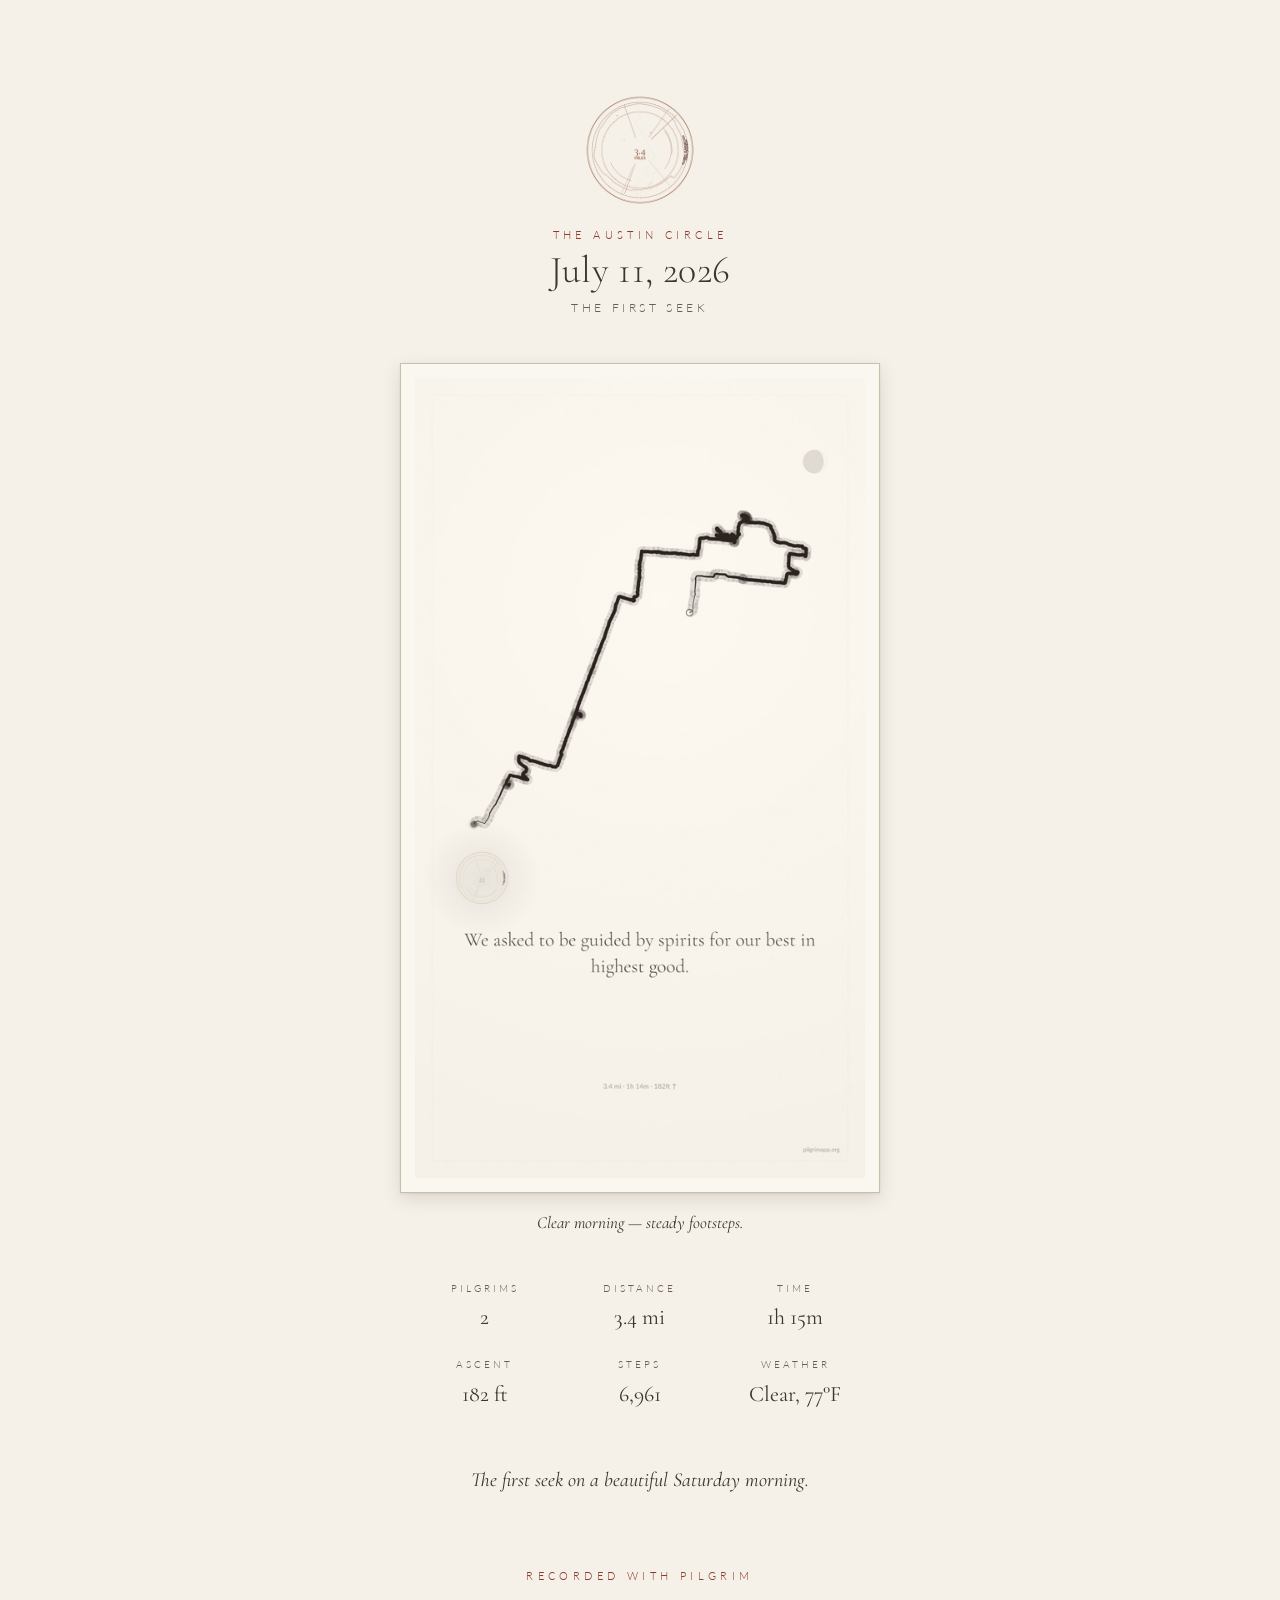
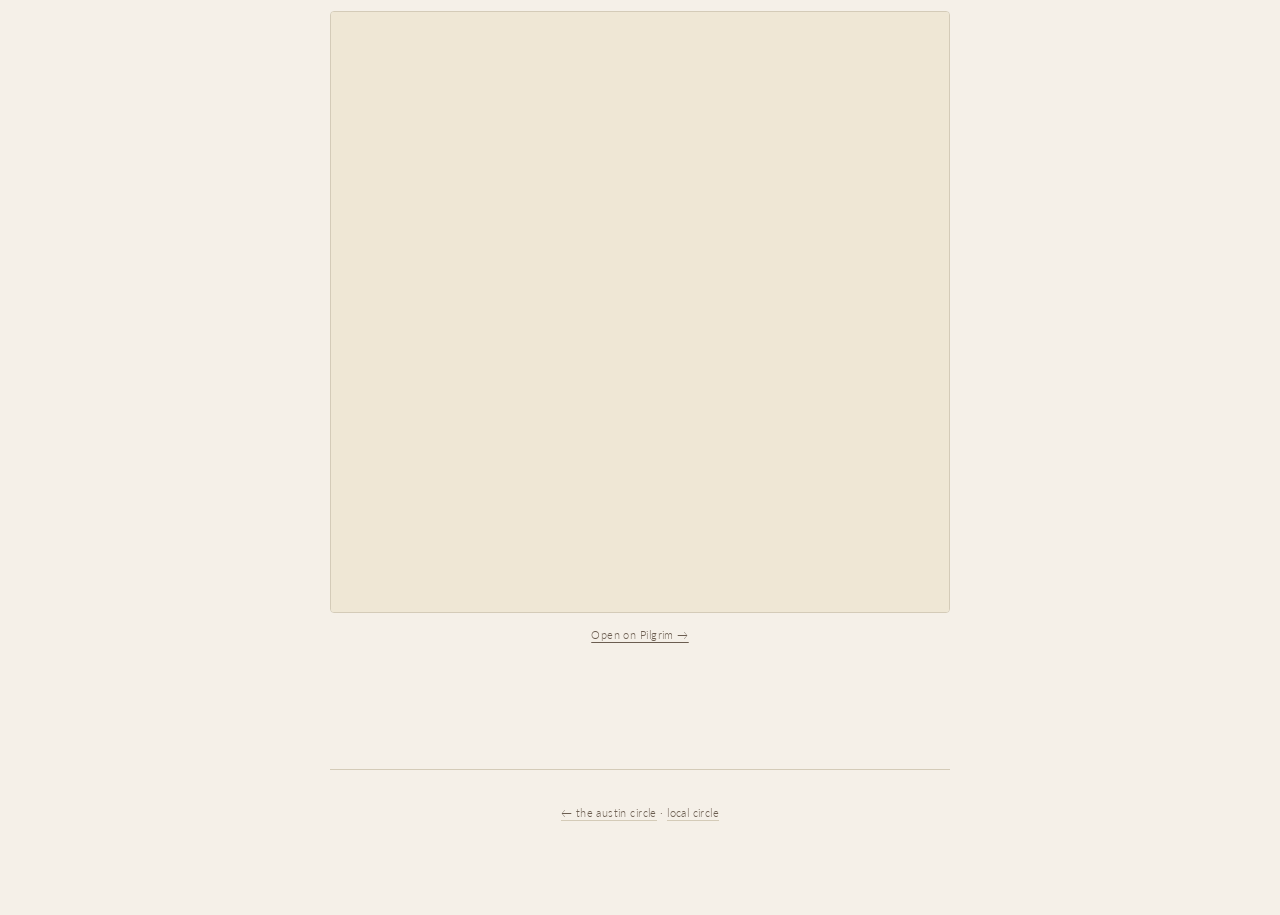
<file: austin/2026-07-11/index.html>
<!DOCTYPE html>
<html lang="en">
<head>
  <meta charset="UTF-8">
  <meta name="viewport" content="width=device-width, initial-scale=1.0">
  <title>July 11, 2026 — The Austin Circle</title>
  <meta name="description" content="The first seek. July 11, 2026. 3.4 miles around Lady Bird Lake. Two pilgrims. Clear morning, steady footsteps.">

  <link rel="canonical" href="https://circle.pilgrimapp.org/austin/2026-07-11/">

  <meta property="og:title" content="July 11, 2026 — The Austin Circle">
  <meta property="og:description" content="The first seek. 3.4 miles around Lady Bird Lake. Two pilgrims. Clear morning, steady footsteps.">
  <meta property="og:type" content="article">
  <meta property="og:url" content="https://circle.pilgrimapp.org/austin/2026-07-11/">
  <meta property="og:site_name" content="Local Circle">
  <meta property="og:locale" content="en_US">
  <meta property="og:image" content="https://circle.pilgrimapp.org/austin/2026-07-11/og.png">
  <meta property="og:image:width" content="1200">
  <meta property="og:image:height" content="630">
  <meta property="og:image:alt" content="The Austin Circle — July 11, 2026 — 3.4 miles around Lady Bird Lake">

  <meta name="twitter:card" content="summary_large_image">
  <meta name="twitter:title" content="July 11, 2026 — The Austin Circle">
  <meta name="twitter:description" content="The first seek. Two pilgrims. Clear morning, steady footsteps.">
  <meta name="twitter:image" content="https://circle.pilgrimapp.org/austin/2026-07-11/og.png">

  <link rel="icon" href="/assets/favicon.svg" type="image/svg+xml">
  <link rel="icon" href="/assets/favicon-32.png" sizes="32x32" type="image/png">
  <link rel="icon" href="/assets/favicon-16.png" sizes="16x16" type="image/png">
  <link rel="apple-touch-icon" href="/assets/apple-touch-icon.png">

  <link rel="preconnect" href="https://fonts.googleapis.com">
  <link rel="preconnect" href="https://fonts.gstatic.com" crossorigin>
  <link href="https://fonts.googleapis.com/css2?family=Cormorant+Garamond:ital,wght@0,300;0,400;1,400&family=Lato:wght@300;400;600&display=swap" rel="stylesheet">

  <link rel="stylesheet" href="/css/site.css">

  <script type="application/ld+json">
  {
    "@context": "https://schema.org",
    "@type": "Event",
    "name": "The Austin Circle — July 11, 2026",
    "description": "The first seek. 3.4 miles around Lady Bird Lake. Two pilgrims.",
    "url": "https://circle.pilgrimapp.org/austin/2026-07-11/",
    "image": "https://circle.pilgrimapp.org/austin/2026-07-11/og.png",
    "isAccessibleForFree": true,
    "eventStatus": "https://schema.org/EventScheduled",
    "eventAttendanceMode": "https://schema.org/OfflineEventAttendanceMode",
    "startDate": "2026-07-11T08:00:00-05:00",
    "endDate": "2026-07-11T09:15:00-05:00",
    "location": {
      "@type": "Place",
      "name": "Lady Bird Lake, Austin, TX",
      "address": {
        "@type": "PostalAddress",
        "addressLocality": "Austin",
        "addressRegion": "TX",
        "addressCountry": "US"
      }
    },
    "organizer": {
      "@type": "Organization",
      "name": "Local Circle",
      "url": "https://circle.pilgrimapp.org/"
    }
  }
  </script>

  <script defer src="https://analytics.walktalkmeditate.org/script.js" data-website-id="1ba0555d-f610-4cc4-bd1d-35c4b710ee3e"></script>
</head>
<body>

  <main>

    <header class="hero entry-hero">
      <img class="entry-seal" src="/austin/2026-07-11/seal.png" width="120" height="120" alt="" aria-hidden="true">
      <p class="entry-eyebrow">the austin circle</p>
      <h1>July 11, 2026</h1>
      <p class="subtitle">the first seek</p>
    </header>

    <figure class="entry-etegami">
      <img src="/austin/2026-07-11/etegami.jpg" width="540" height="960" alt="Hand-drawn map of the July 11 walk, tracing a long loop out from Lady Bird Lake" loading="lazy">
      <figcaption>Clear morning &mdash; steady footsteps.</figcaption>
    </figure>

    <section class="entry-stats" aria-label="Walk stats">
      <dl>
        <div><dt>Pilgrims</dt><dd>2</dd></div>
        <div><dt>Distance</dt><dd>3.4 mi</dd></div>
        <div><dt>Time</dt><dd>1h 15m</dd></div>
        <div><dt>Ascent</dt><dd>182 ft</dd></div>
        <div><dt>Steps</dt><dd>6,961</dd></div>
        <div><dt>Weather</dt><dd>Clear, 77&deg;F</dd></div>
      </dl>
    </section>

    <blockquote class="entry-caption">
      The first seek on a beautiful Saturday morning.
    </blockquote>

    <section class="entry-pilgrim" aria-label="Recorded with Pilgrim">
      <p class="section-label">recorded with pilgrim</p>
      <div class="entry-iframe-wrap">
        <iframe
          src="https://walk.pilgrimapp.org/toEV3xT44t?embed=1"
          loading="lazy"
          title="Pilgrim record of the July 11 walk"
          referrerpolicy="no-referrer-when-downgrade"
          sandbox="allow-scripts allow-popups allow-same-origin"></iframe>
      </div>
      <p class="quiet"><a href="https://walk.pilgrimapp.org/toEV3xT44t" target="_blank" rel="noopener">Open on Pilgrim &rarr;</a></p>
    </section>

  </main>

  <footer>
    <p><a href="/austin/">&larr; the austin circle</a> &middot; <a href="/">local circle</a></p>
  </footer>

</body>
</html>
</file>
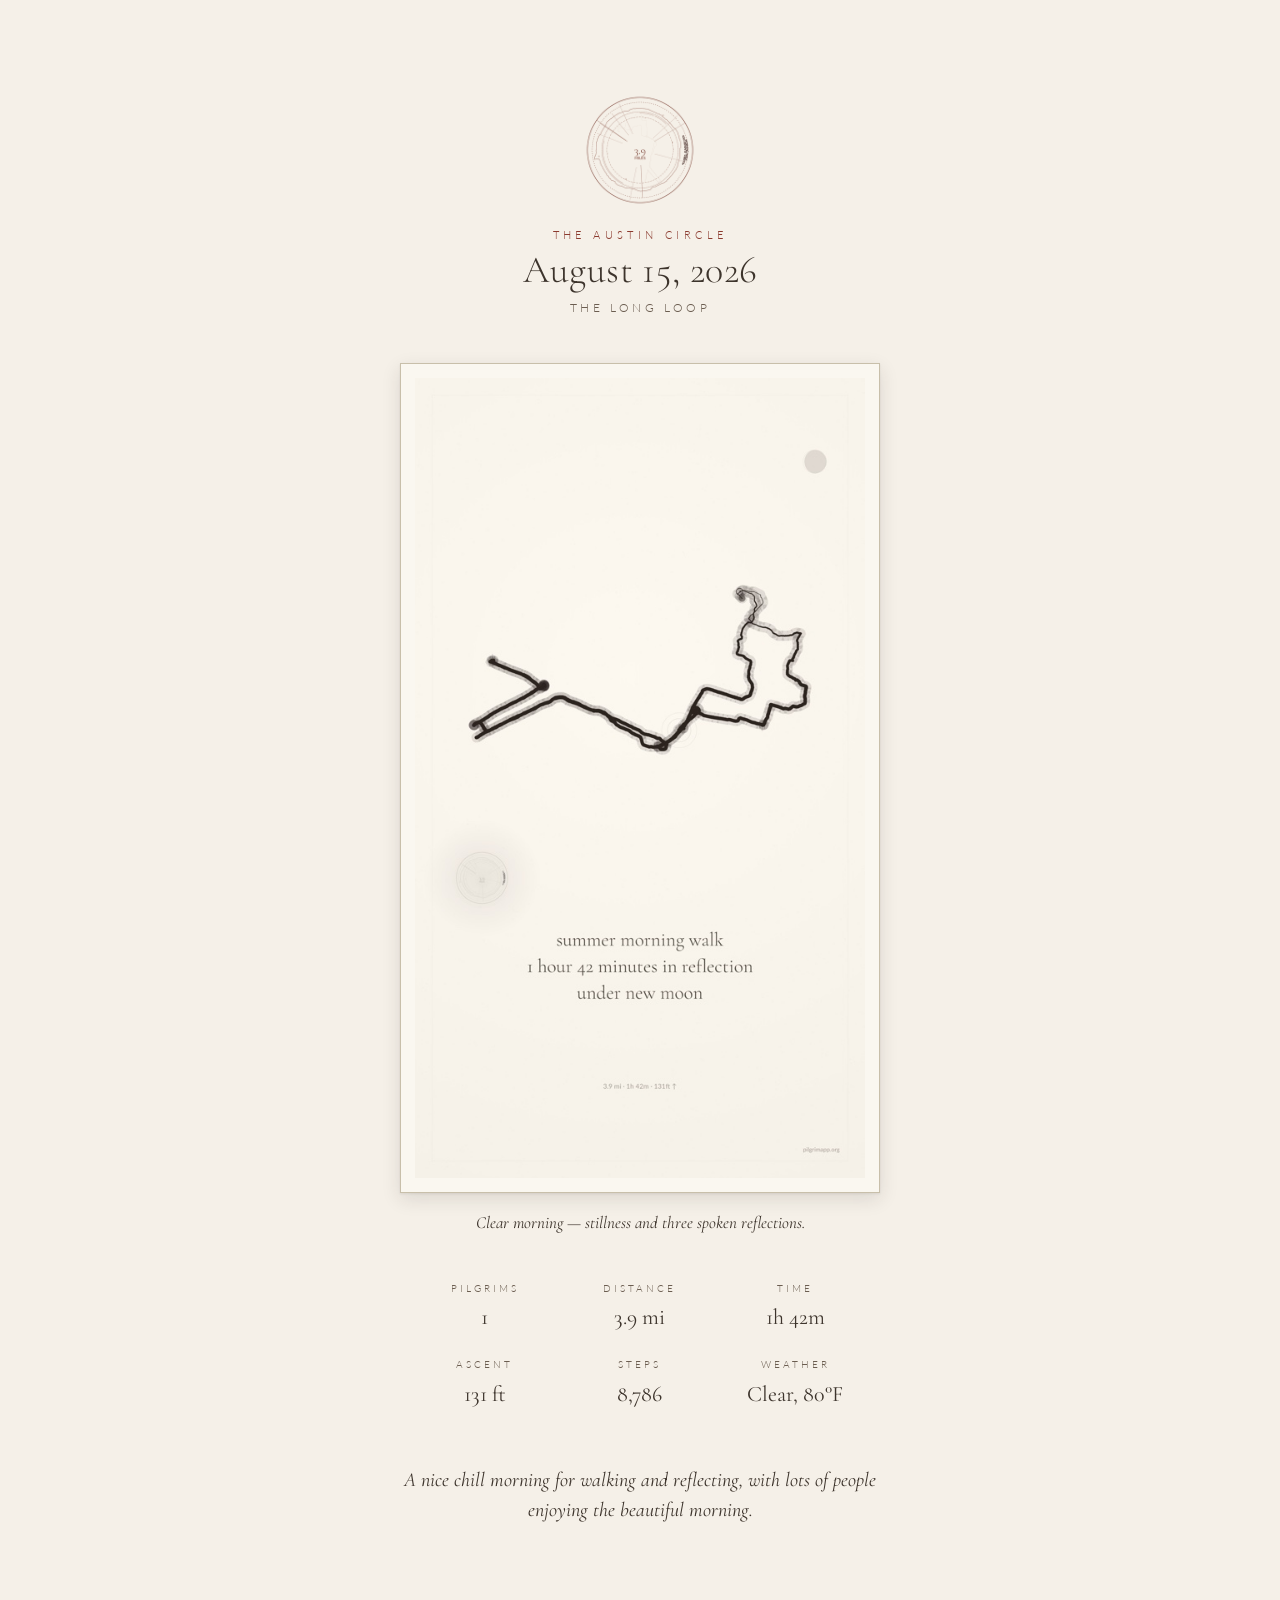
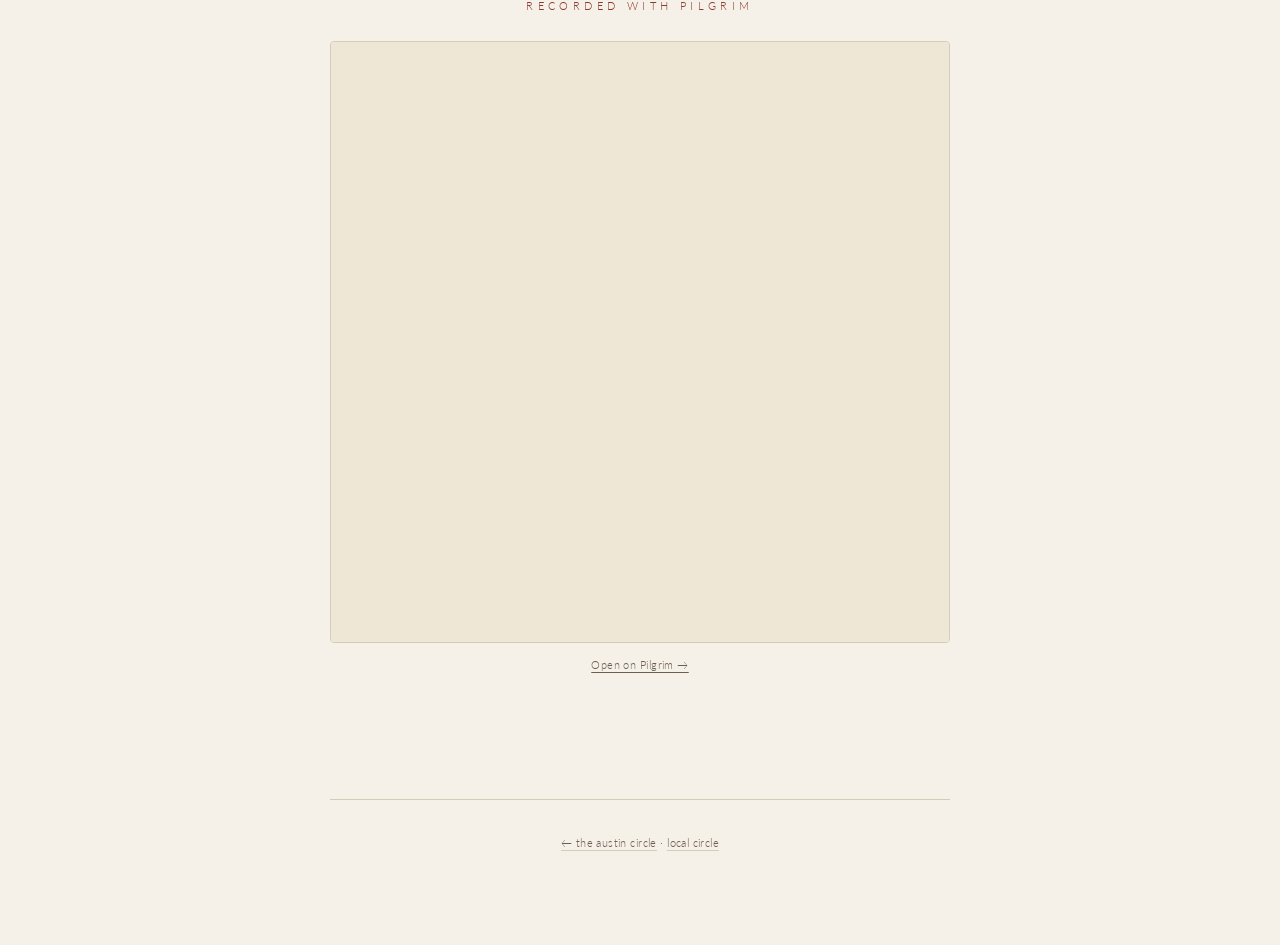
<file: austin/2026-08-15/index.html>
<!DOCTYPE html>
<html lang="en">
<head>
  <meta charset="UTF-8">
  <meta name="viewport" content="width=device-width, initial-scale=1.0">
  <title>August 15, 2026 — The Austin Circle</title>
  <meta name="description" content="The long loop. August 15, 2026. 3.9 miles around Lady Bird Lake. One pilgrim. Clear morning, stillness and three spoken reflections.">

  <link rel="canonical" href="https://circle.pilgrimapp.org/austin/2026-08-15/">

  <meta property="og:title" content="August 15, 2026 — The Austin Circle">
  <meta property="og:description" content="The long loop. 3.9 miles around Lady Bird Lake. One pilgrim. Clear morning, stillness and three spoken reflections.">
  <meta property="og:type" content="article">
  <meta property="og:url" content="https://circle.pilgrimapp.org/austin/2026-08-15/">
  <meta property="og:site_name" content="Local Circle">
  <meta property="og:locale" content="en_US">
  <meta property="og:image" content="https://circle.pilgrimapp.org/austin/2026-08-15/og.png">
  <meta property="og:image:width" content="1200">
  <meta property="og:image:height" content="630">
  <meta property="og:image:alt" content="The Austin Circle — August 15, 2026 — 3.9 miles around Lady Bird Lake">

  <meta name="twitter:card" content="summary_large_image">
  <meta name="twitter:title" content="August 15, 2026 — The Austin Circle">
  <meta name="twitter:description" content="The long loop. One pilgrim. Clear morning, stillness and three spoken reflections.">
  <meta name="twitter:image" content="https://circle.pilgrimapp.org/austin/2026-08-15/og.png">

  <link rel="icon" href="/assets/favicon.svg" type="image/svg+xml">
  <link rel="icon" href="/assets/favicon-32.png" sizes="32x32" type="image/png">
  <link rel="icon" href="/assets/favicon-16.png" sizes="16x16" type="image/png">
  <link rel="apple-touch-icon" href="/assets/apple-touch-icon.png">

  <link rel="preconnect" href="https://fonts.googleapis.com">
  <link rel="preconnect" href="https://fonts.gstatic.com" crossorigin>
  <link href="https://fonts.googleapis.com/css2?family=Cormorant+Garamond:ital,wght@0,300;0,400;1,400&family=Lato:wght@300;400;600&display=swap" rel="stylesheet">

  <link rel="stylesheet" href="/css/site.css">

  <script type="application/ld+json">
  {
    "@context": "https://schema.org",
    "@type": "Event",
    "name": "The Austin Circle — August 15, 2026",
    "description": "The long loop. 3.9 miles around Lady Bird Lake. One pilgrim.",
    "url": "https://circle.pilgrimapp.org/austin/2026-08-15/",
    "image": "https://circle.pilgrimapp.org/austin/2026-08-15/og.png",
    "isAccessibleForFree": true,
    "eventStatus": "https://schema.org/EventScheduled",
    "eventAttendanceMode": "https://schema.org/OfflineEventAttendanceMode",
    "startDate": "2026-08-15T08:00:00-05:00",
    "endDate": "2026-08-15T09:42:00-05:00",
    "location": {
      "@type": "Place",
      "name": "Lady Bird Lake, Austin, TX",
      "address": {
        "@type": "PostalAddress",
        "addressLocality": "Austin",
        "addressRegion": "TX",
        "addressCountry": "US"
      }
    },
    "organizer": {
      "@type": "Organization",
      "name": "Local Circle",
      "url": "https://circle.pilgrimapp.org/"
    }
  }
  </script>

  <script defer src="https://analytics.walktalkmeditate.org/script.js" data-website-id="1ba0555d-f610-4cc4-bd1d-35c4b710ee3e"></script>
</head>
<body>

  <main>

    <header class="hero entry-hero">
      <img class="entry-seal" src="/austin/2026-08-15/seal.png" width="120" height="120" alt="" aria-hidden="true">
      <p class="entry-eyebrow">the austin circle</p>
      <h1>August 15, 2026</h1>
      <p class="subtitle">the long loop</p>
    </header>

    <figure class="entry-etegami">
      <img src="/austin/2026-08-15/etegami.jpg" width="540" height="960" alt="Hand-drawn map of the August 15 walk, tracing a long loop around Lady Bird Lake" loading="lazy">
      <figcaption>Clear morning &mdash; stillness and three spoken reflections.</figcaption>
    </figure>

    <section class="entry-stats" aria-label="Walk stats">
      <dl>
        <div><dt>Pilgrims</dt><dd>1</dd></div>
        <div><dt>Distance</dt><dd>3.9 mi</dd></div>
        <div><dt>Time</dt><dd>1h 42m</dd></div>
        <div><dt>Ascent</dt><dd>131 ft</dd></div>
        <div><dt>Steps</dt><dd>8,786</dd></div>
        <div><dt>Weather</dt><dd>Clear, 80&deg;F</dd></div>
      </dl>
    </section>

    <blockquote class="entry-caption">
      A nice chill morning for walking and reflecting, with lots of people enjoying the beautiful morning.
    </blockquote>

    <section class="entry-pilgrim" aria-label="Recorded with Pilgrim">
      <p class="section-label">recorded with pilgrim</p>
      <div class="entry-iframe-wrap">
        <iframe
          src="https://walk.pilgrimapp.org/9mYhRL7GWx?embed=1"
          loading="lazy"
          title="Pilgrim record of the August 15 walk"
          referrerpolicy="no-referrer-when-downgrade"
          sandbox="allow-scripts allow-popups allow-same-origin"></iframe>
      </div>
      <p class="quiet"><a href="https://walk.pilgrimapp.org/9mYhRL7GWx" target="_blank" rel="noopener">Open on Pilgrim &rarr;</a></p>
    </section>

  </main>

  <footer>
    <p><a href="/austin/">&larr; the austin circle</a> &middot; <a href="/">local circle</a></p>
  </footer>

</body>
</html>
</file>
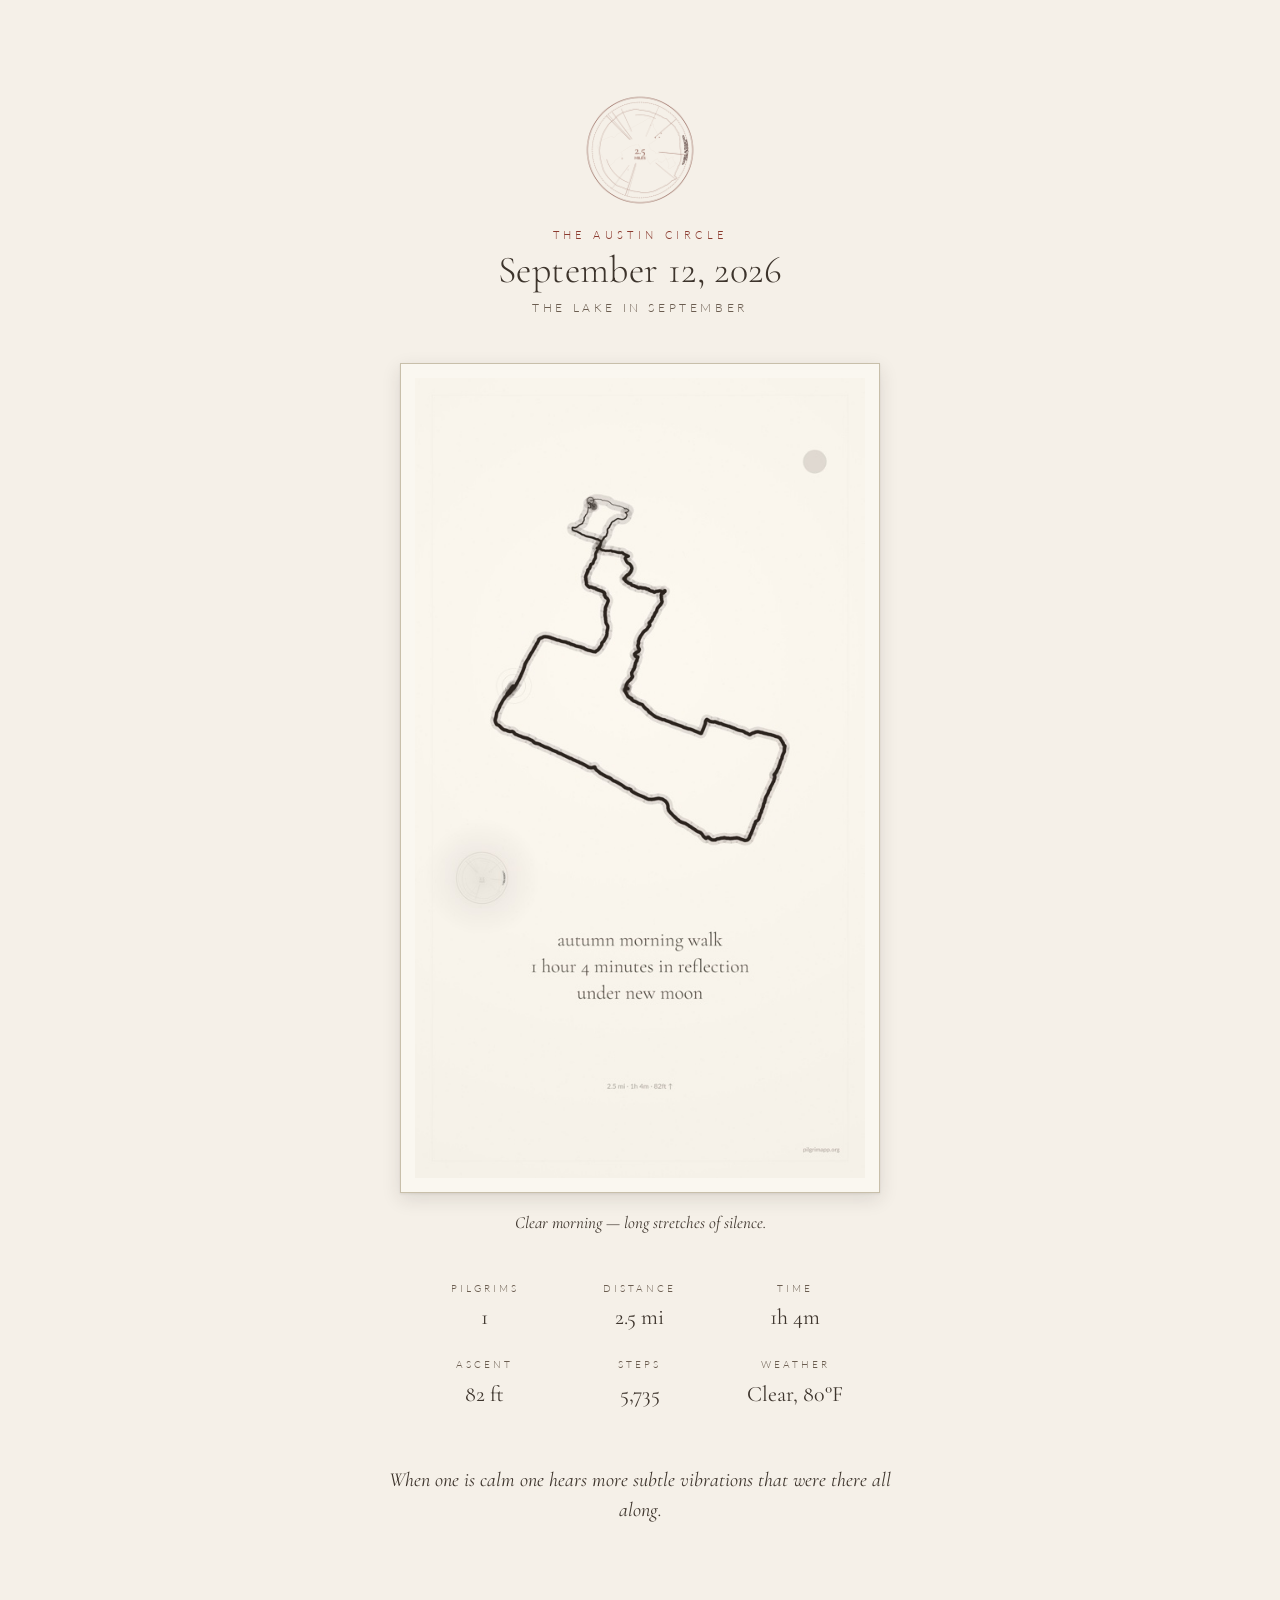
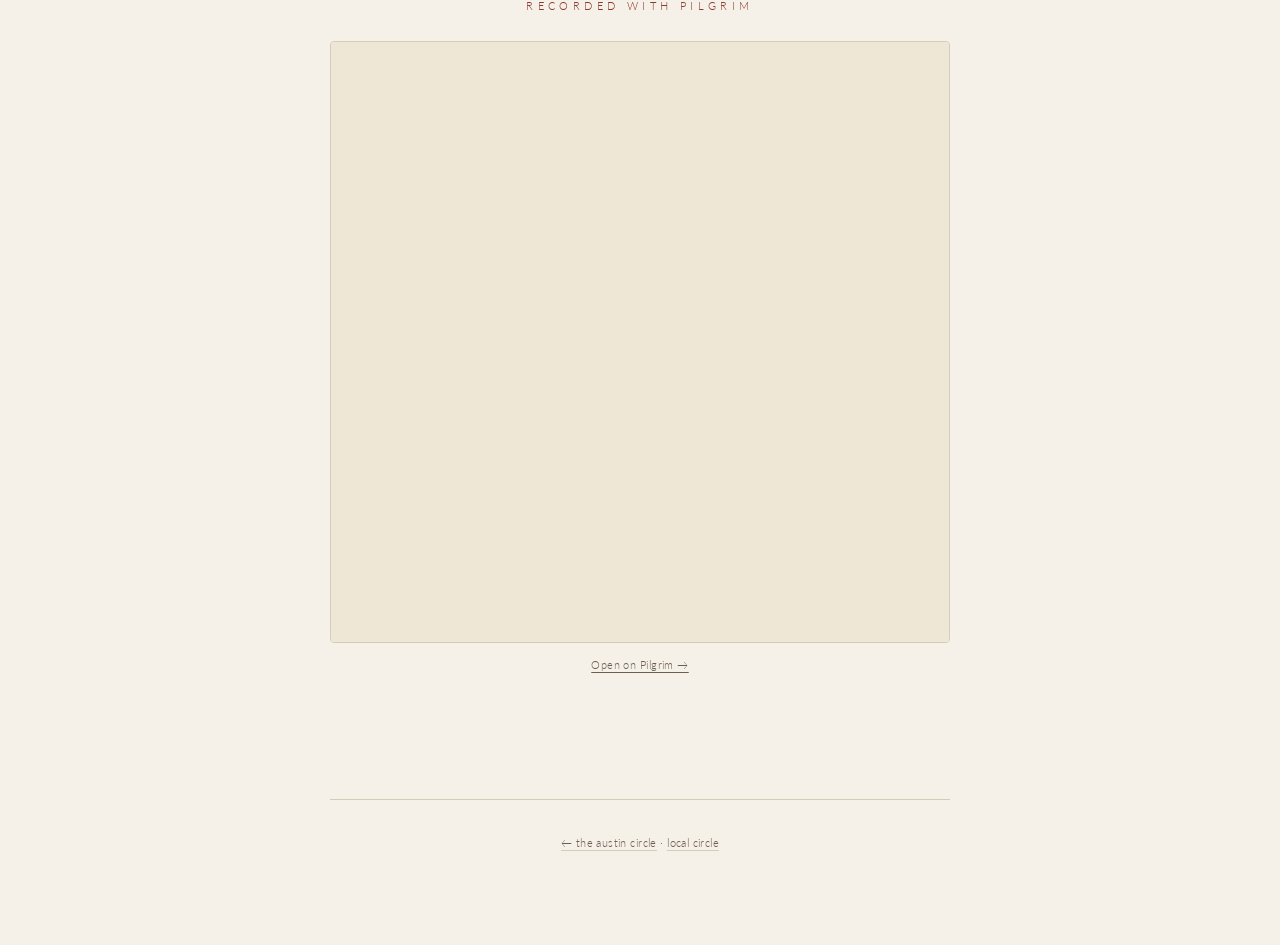
<file: austin/2026-09-12/index.html>
<!DOCTYPE html>
<html lang="en">
<head>
  <meta charset="UTF-8">
  <meta name="viewport" content="width=device-width, initial-scale=1.0">
  <title>September 12, 2026 — The Austin Circle</title>
  <meta name="description" content="The lake in September. September 12, 2026. 2.5 miles around Lady Bird Lake. One pilgrim. Clear morning, long stretches of silence.">

  <link rel="canonical" href="https://circle.pilgrimapp.org/austin/2026-09-12/">

  <meta property="og:title" content="September 12, 2026 — The Austin Circle">
  <meta property="og:description" content="The lake in September. 2.5 miles around Lady Bird Lake. One pilgrim. Clear morning, long stretches of silence.">
  <meta property="og:type" content="article">
  <meta property="og:url" content="https://circle.pilgrimapp.org/austin/2026-09-12/">
  <meta property="og:site_name" content="Local Circle">
  <meta property="og:locale" content="en_US">
  <meta property="og:image" content="https://circle.pilgrimapp.org/austin/2026-09-12/og.png">
  <meta property="og:image:width" content="1200">
  <meta property="og:image:height" content="630">
  <meta property="og:image:alt" content="The Austin Circle — September 12, 2026 — 2.5 miles around Lady Bird Lake">

  <meta name="twitter:card" content="summary_large_image">
  <meta name="twitter:title" content="September 12, 2026 — The Austin Circle">
  <meta name="twitter:description" content="The lake in September. One pilgrim. Clear morning, long stretches of silence.">
  <meta name="twitter:image" content="https://circle.pilgrimapp.org/austin/2026-09-12/og.png">

  <link rel="icon" href="/assets/favicon.svg" type="image/svg+xml">
  <link rel="icon" href="/assets/favicon-32.png" sizes="32x32" type="image/png">
  <link rel="icon" href="/assets/favicon-16.png" sizes="16x16" type="image/png">
  <link rel="apple-touch-icon" href="/assets/apple-touch-icon.png">

  <link rel="preconnect" href="https://fonts.googleapis.com">
  <link rel="preconnect" href="https://fonts.gstatic.com" crossorigin>
  <link href="https://fonts.googleapis.com/css2?family=Cormorant+Garamond:ital,wght@0,300;0,400;1,400&family=Lato:wght@300;400;600&display=swap" rel="stylesheet">

  <link rel="stylesheet" href="/css/site.css">

  <script type="application/ld+json">
  {
    "@context": "https://schema.org",
    "@type": "Event",
    "name": "The Austin Circle — September 12, 2026",
    "description": "The lake in September. 2.5 miles around Lady Bird Lake. One pilgrim.",
    "url": "https://circle.pilgrimapp.org/austin/2026-09-12/",
    "image": "https://circle.pilgrimapp.org/austin/2026-09-12/og.png",
    "isAccessibleForFree": true,
    "eventStatus": "https://schema.org/EventScheduled",
    "eventAttendanceMode": "https://schema.org/OfflineEventAttendanceMode",
    "startDate": "2026-09-12T08:00:00-05:00",
    "endDate": "2026-09-12T09:04:00-05:00",
    "location": {
      "@type": "Place",
      "name": "Lady Bird Lake, Austin, TX",
      "address": {
        "@type": "PostalAddress",
        "addressLocality": "Austin",
        "addressRegion": "TX",
        "addressCountry": "US"
      }
    },
    "organizer": {
      "@type": "Organization",
      "name": "Local Circle",
      "url": "https://circle.pilgrimapp.org/"
    }
  }
  </script>

  <script defer src="https://analytics.walktalkmeditate.org/script.js" data-website-id="1ba0555d-f610-4cc4-bd1d-35c4b710ee3e"></script>
</head>
<body>

  <main>

    <header class="hero entry-hero">
      <img class="entry-seal" src="/austin/2026-09-12/seal.png" width="120" height="120" alt="" aria-hidden="true">
      <p class="entry-eyebrow">the austin circle</p>
      <h1>September 12, 2026</h1>
      <p class="subtitle">the lake in September</p>
    </header>

    <figure class="entry-etegami">
      <img src="/austin/2026-09-12/etegami.jpg" width="540" height="960" alt="Hand-drawn map of the September 12 walk, looping around Lady Bird Lake" loading="lazy">
      <figcaption>Clear morning &mdash; long stretches of silence.</figcaption>
    </figure>

    <section class="entry-stats" aria-label="Walk stats">
      <dl>
        <div><dt>Pilgrims</dt><dd>1</dd></div>
        <div><dt>Distance</dt><dd>2.5 mi</dd></div>
        <div><dt>Time</dt><dd>1h 4m</dd></div>
        <div><dt>Ascent</dt><dd>82 ft</dd></div>
        <div><dt>Steps</dt><dd>5,735</dd></div>
        <div><dt>Weather</dt><dd>Clear, 80&deg;F</dd></div>
      </dl>
    </section>

    <blockquote class="entry-caption">
      When one is calm one hears more subtle vibrations that were there all along.
    </blockquote>

    <section class="entry-pilgrim" aria-label="Recorded with Pilgrim">
      <p class="section-label">recorded with pilgrim</p>
      <div class="entry-iframe-wrap">
        <iframe
          src="https://walk.pilgrimapp.org/kvY111J0Ok?embed=1"
          loading="lazy"
          title="Pilgrim record of the September 12 walk"
          referrerpolicy="no-referrer-when-downgrade"
          sandbox="allow-scripts allow-popups allow-same-origin"></iframe>
      </div>
      <p class="quiet"><a href="https://walk.pilgrimapp.org/kvY111J0Ok" target="_blank" rel="noopener">Open on Pilgrim &rarr;</a></p>
    </section>

  </main>

  <footer>
    <p><a href="/austin/">&larr; the austin circle</a> &middot; <a href="/">local circle</a></p>
  </footer>

</body>
</html>
</file>
<file: css/site.css>
/* Local Circle — Local Circle. Warm-rust sibling to pilgrim-landing.
   Self-contained. Mirrors the typographic conventions of pilgrim-landing/circles.css. */

:root {
  /* Ink */
  --ink:       #2C241E;
  --ink-soft:  #3D342C;
  --ink-fog:   #6B5D50;

  /* Ground */
  --paper:     #F5F0E8;
  --paper-dim: #EFE7D5;
  --rule:      #D4CBB8;

  /* Accent — warm rust (cinnabar/sumi). The communal-sibling counterpart
     to pilgrim's cool sage. Used on seals and small accents only. */
  --accent:        #8B3A2E;
  --accent-tint:   rgba(139, 58, 46, 0.04);
  --accent-tint-2: rgba(139, 58, 46, 0.08);

  /* Type */
  --serif: "Cormorant Garamond", Georgia, "Times New Roman", serif;
  --sans:  "Lato", -apple-system, system-ui, sans-serif;

  /* Rhythm */
  --measure: 620px;
  --gutter:  clamp(24px, 5vw, 48px);
  --leading: 1.55;
}

@media (prefers-color-scheme: dark) {
  :root {
    --ink:           #EDE4CF;
    --ink-soft:      #D8CCAF;
    --ink-fog:       #958A7A;
    --paper:         #1E1913;
    --paper-dim:     #251F17;
    --rule:          #3A2F22;
    --accent:        #C8635A;
    --accent-tint:   rgba(200, 99, 90, 0.06);
    --accent-tint-2: rgba(200, 99, 90, 0.10);
  }
}

html {
  background: var(--paper);
}

body {
  background: var(--paper);
  color: var(--ink);
  font-family: var(--serif);
  font-size: 18px;
  line-height: var(--leading);
  -webkit-font-smoothing: antialiased;
  text-rendering: optimizeLegibility;
  margin: 0;
  padding: clamp(64px, 10vh, 140px) var(--gutter);
}

main {
  max-width: var(--measure);
  margin: 0 auto;
}

/* ----- Typography ----- */

h1 {
  font-size: clamp(32px, 6vw, 44px);
  line-height: 1.1;
  font-weight: 300;
  letter-spacing: 0.01em;
  color: var(--ink-soft);
  text-align: center;
  margin: 0;
}

h2 {
  font-size: clamp(18px, 2.4vw, 22px);
  line-height: 1.3;
  font-weight: 400;
  font-style: italic;
  color: var(--ink-soft);
  margin: 0 0 1.2em;
}

p {
  margin: 0 0 1em;
}

a {
  color: var(--accent);
  text-decoration: underline;
  text-underline-offset: 3px;
  text-decoration-thickness: 0.5px;
}

a:hover {
  text-decoration-thickness: 1px;
}

a:focus-visible,
button:focus-visible {
  outline: 2px solid var(--accent);
  outline-offset: 3px;
  border-radius: 2px;
}

.city-tile:focus-visible {
  outline: 2px solid var(--accent);
  outline-offset: 4px;
  background: var(--accent-tint);
  text-decoration: none;
}

/* ----- Hero (homepage and city pages share these) ----- */

.hero {
  text-align: center;
  margin-bottom: clamp(48px, 8vh, 80px);
}

.hero-seal {
  display: block;
  margin: 0 auto 1.25rem;
}

.hero .seal-master    { width: clamp(120px, 20vw, 160px); height: clamp(120px, 20vw, 160px); }
.hero .seal-city      { width: clamp(160px, 26vw, 200px); height: clamp(160px, 26vw, 200px); }

.tagline {
  font-family: var(--sans);
  font-weight: 300;
  font-size: 12px;
  letter-spacing: 0.4em;
  text-transform: uppercase;
  color: var(--ink-fog);
  margin: 0.5em 0 0;
}

.subtitle {
  font-family: var(--sans);
  font-weight: 300;
  font-size: 12px;
  letter-spacing: 0.3em;
  text-transform: uppercase;
  color: var(--ink-fog);
  margin: 0.4em 0 0;
}

/* ----- Manifesto ----- */

.manifesto {
  text-align: center;
  font-size: clamp(17px, 1.8vw, 19px);
  font-style: italic;
  color: var(--ink-soft);
  max-width: 28rem;
  margin: clamp(32px, 5vh, 56px) auto;
  line-height: 1.6;
}

.manifesto p { margin: 0 0 0.5em; }
.manifesto p:last-child { margin-bottom: 0; }

/* ----- Section labels ----- */

.section-label {
  font-family: var(--sans);
  font-weight: 300;
  font-size: 11px;
  letter-spacing: 0.4em;
  text-transform: uppercase;
  color: var(--accent);
  text-align: center;
  margin: clamp(48px, 8vh, 80px) 0 clamp(20px, 3vh, 32px);
}

/* ----- City seal grid (homepage) ----- */

.city-grid {
  display: grid;
  grid-template-columns: repeat(3, 1fr);
  gap: clamp(8px, 2vw, 16px);
  max-width: 28rem;
  margin: 0 auto;
}

@media (max-width: 480px) {
  .city-grid { grid-template-columns: repeat(2, 1fr); }
}

.city-tile {
  text-align: center;
  padding: 1rem 0.5rem;
  border-radius: 4px;
  text-decoration: none;
  color: inherit;
  transition: background 0.2s;
}

.city-tile:hover { background: var(--accent-tint); text-decoration: none; }

.city-tile-seal {
  width: clamp(80px, 16vw, 100px);
  height: clamp(80px, 16vw, 100px);
  display: block;
  margin: 0 auto 0.75rem;
}

.city-tile-name {
  font-family: var(--sans);
  font-weight: 400;
  font-size: 11px;
  letter-spacing: 0.25em;
  text-transform: uppercase;
  color: var(--ink-soft);
}

/* ----- City page: poetry ----- */

.poetry {
  text-align: center;
  font-style: italic;
  font-size: clamp(17px, 1.8vw, 19px);
  color: var(--ink-soft);
  margin: clamp(40px, 6vh, 64px) auto;
  max-width: 26rem;
  line-height: 1.6;
}

.poetry .attribution {
  display: block;
  font-style: normal;
  font-family: var(--sans);
  font-weight: 300;
  font-size: 11px;
  letter-spacing: 0.25em;
  text-transform: uppercase;
  color: var(--accent);
  margin-top: 0.9rem;
}

/* ----- City page: rule + next walk ----- */

.rule-block {
  text-align: center;
  margin: clamp(40px, 6vh, 64px) 0;
}

.rule-block .rule {
  font-size: clamp(18px, 2vw, 21px);
  color: var(--ink);
  max-width: 22rem;
  margin: 0 auto 0.6em;
  line-height: 1.5;
}

.rule-block .next {
  font-family: var(--sans);
  font-weight: 400;
  font-size: 12px;
  letter-spacing: 0.3em;
  text-transform: uppercase;
  color: var(--accent);
  margin: 0;
}

/* ----- City page: practical block ----- */

.practical {
  background: var(--accent-tint);
  border-radius: 4px;
  padding: clamp(20px, 3vh, 28px) clamp(20px, 3vw, 32px);
  margin: clamp(32px, 5vh, 48px) 0;
  font-family: var(--sans);
  font-weight: 300;
  font-size: 14px;
  line-height: 1.7;
  color: var(--ink-soft);
}

.practical dl { margin: 0; }

.practical dt {
  text-transform: uppercase;
  letter-spacing: 0.25em;
  font-size: 10px;
  font-weight: 400;
  color: var(--accent);
  margin-top: 1em;
}

.practical dt:first-child { margin-top: 0; }

.practical dd {
  margin: 0.2em 0 0;
  font-size: 14px;
}

.practical .secondary {
  font-size: 11px;
  letter-spacing: 0.04em;
  color: var(--ink-fog);
  margin-top: 0.3em;
}

.practical .secondary a {
  color: var(--ink-fog);
  text-decoration: none;
  border-bottom: 1px solid var(--rule);
  padding-bottom: 1px;
}

/* ----- Footer ----- */

footer {
  max-width: var(--measure);
  margin: clamp(96px, 14vh, 160px) auto 0;
  padding-top: 2em;
  border-top: 1px solid var(--rule);
  text-align: center;
}

footer p {
  font-family: var(--sans);
  font-weight: 300;
  font-size: 10.5px;
  line-height: 1.4;
  letter-spacing: 0.04em;
  color: var(--ink-fog);
  text-transform: lowercase;
  margin: 0 0 0.4em;
}

footer a {
  color: var(--ink-fog);
  text-decoration: none;
  border-bottom: 1px solid var(--rule);
  padding-bottom: 1px;
}

.footer-duck {
  display: inline-block;
  margin-top: 1.25rem;
  opacity: 0.6;
  transition: opacity 300ms ease;
  line-height: 0;
  text-decoration: none;
  border-bottom: none;
  padding: 0;
  position: relative;
  width: 24px;
  height: 24px;
}

.footer-duck:hover,
.footer-duck:focus,
.footer-duck:focus-visible {
  border-bottom-color: transparent;
}

.footer-duck img {
  display: block;
  width: 24px;
  height: 24px;
  position: absolute;
  top: 0;
  left: 0;
  transition: opacity 250ms ease;
}

.footer-duck .footer-duck-animated {
  opacity: 0;
}

.footer-duck:hover,
.footer-duck:focus-visible {
  opacity: 1;
  outline: none;
}

.footer-duck:hover .footer-duck-static,
.footer-duck:focus-visible .footer-duck-static {
  opacity: 0;
}

.footer-duck:hover .footer-duck-animated,
.footer-duck:focus-visible .footer-duck-animated {
  opacity: 1;
}

/* ----- Walks archive (city page) ----- */

.walks-archive {
  margin-top: clamp(56px, 9vh, 88px);
  padding-top: clamp(32px, 5vh, 48px);
  border-top: 1px solid var(--rule);
}

.walks-grid {
  display: grid;
  grid-template-columns: repeat(auto-fill, minmax(140px, 1fr));
  gap: clamp(20px, 3vw, 32px);
  max-width: 32rem;
  margin: 0 auto;
}

.walk-stamp {
  display: flex;
  flex-direction: column;
  align-items: center;
  text-align: center;
  text-decoration: none;
  color: inherit;
  padding: 0.75rem 0.5rem;
  border-radius: 4px;
  transition: background 0.2s;
}

.walk-stamp:hover {
  background: var(--accent-tint);
  text-decoration: none;
}

.walk-stamp-seal {
  width: clamp(96px, 18vw, 124px);
  height: clamp(96px, 18vw, 124px);
  display: block;
  margin: 0 auto 0.75rem;
  opacity: 0.92;
}

.walk-stamp-date {
  font-family: var(--sans);
  font-weight: 400;
  font-size: 11px;
  letter-spacing: 0.25em;
  text-transform: uppercase;
  color: var(--ink-soft);
  margin-bottom: 0.2em;
}

.walk-stamp-meta {
  font-family: var(--sans);
  font-weight: 300;
  font-size: 10.5px;
  letter-spacing: 0.04em;
  color: var(--ink-fog);
}

/* ----- Walk entry page ----- */

.entry-hero {
  margin-bottom: clamp(32px, 5vh, 48px);
}

.entry-eyebrow {
  font-family: var(--sans);
  font-weight: 300;
  font-size: 11px;
  letter-spacing: 0.4em;
  text-transform: uppercase;
  color: var(--accent);
  margin: 0 0 0.6em;
}

.entry-seal {
  display: block;
  width: clamp(90px, 14vw, 120px);
  height: auto;
  margin: 0 auto 1rem;
  opacity: 0.9;
}

.entry-hero h1 {
  font-size: clamp(28px, 5vw, 38px);
  margin-bottom: 0.2em;
}

.entry-hero .subtitle {
  font-family: var(--sans);
  font-weight: 300;
  font-size: 12px;
  letter-spacing: 0.3em;
  text-transform: uppercase;
  color: var(--ink-fog);
  margin: 0;
}

.entry-etegami {
  margin: clamp(32px, 5vh, 48px) 0;
  text-align: center;
}

.entry-etegami img {
  display: block;
  box-sizing: border-box;
  width: 100%;
  max-width: 480px;
  height: auto;
  margin: 0 auto;
  background: #FAF7F0;
  padding: clamp(8px, 1.4vw, 14px);
  border: 1px solid #C8BFAA;
  box-shadow:
    0 1px 2px rgba(44, 36, 30, 0.08),
    0 6px 18px rgba(44, 36, 30, 0.12);
}

@media (prefers-color-scheme: dark) {
  .entry-etegami img {
    border-color: #B5A78B;
    box-shadow:
      0 0 0 6px rgba(181, 167, 139, 0.18),
      0 14px 48px rgba(245, 240, 232, 0.14),
      0 0 120px rgba(245, 240, 232, 0.10);
  }
}

.entry-etegami figcaption {
  font-style: italic;
  font-size: clamp(15px, 1.7vw, 17px);
  color: var(--ink-soft);
  margin-top: 1em;
}

.entry-stats {
  margin: clamp(32px, 5vh, 48px) auto;
  max-width: 28rem;
}

.entry-stats dl {
  display: grid;
  grid-template-columns: repeat(3, 1fr);
  gap: 1.25em 1em;
  margin: 0;
}

@media (max-width: 480px) {
  .entry-stats dl { grid-template-columns: repeat(2, 1fr); }
}

.entry-stats dl > div {
  text-align: center;
}

.entry-stats dt {
  font-family: var(--sans);
  font-weight: 300;
  font-size: 10px;
  letter-spacing: 0.3em;
  text-transform: uppercase;
  color: var(--ink-fog);
  margin-bottom: 0.4em;
}

.entry-stats dd {
  font-family: var(--serif);
  font-size: clamp(18px, 2.2vw, 22px);
  color: var(--ink-soft);
  margin: 0;
}

.entry-caption {
  font-style: italic;
  text-align: center;
  font-size: clamp(17px, 2vw, 20px);
  line-height: 1.5;
  color: var(--ink-soft);
  margin: clamp(40px, 6vh, 60px) auto;
  max-width: 32rem;
  padding: 0 clamp(16px, 4vw, 32px);
  border-left: none;
}

.entry-pilgrim {
  margin-top: clamp(48px, 7vh, 72px);
}

.entry-iframe-wrap {
  border: 1px solid var(--rule);
  border-radius: 4px;
  overflow: hidden;
  margin-bottom: 0.75em;
}

.entry-iframe-wrap iframe {
  display: block;
  width: 100%;
  height: 600px;
  border: 0;
  background: var(--paper-dim);
}

.entry-pilgrim .quiet {
  text-align: center;
  font-family: var(--sans);
  font-weight: 300;
  font-size: 11px;
  letter-spacing: 0.04em;
  color: var(--ink-fog);
}

.entry-pilgrim .quiet a {
  color: var(--ink-fog);
}

/* ----- Reduced motion ----- */

@media (prefers-reduced-motion: reduce) {
  * {
    animation-duration: 0s !important;
    transition-duration: 0s !important;
  }
}
</file>
